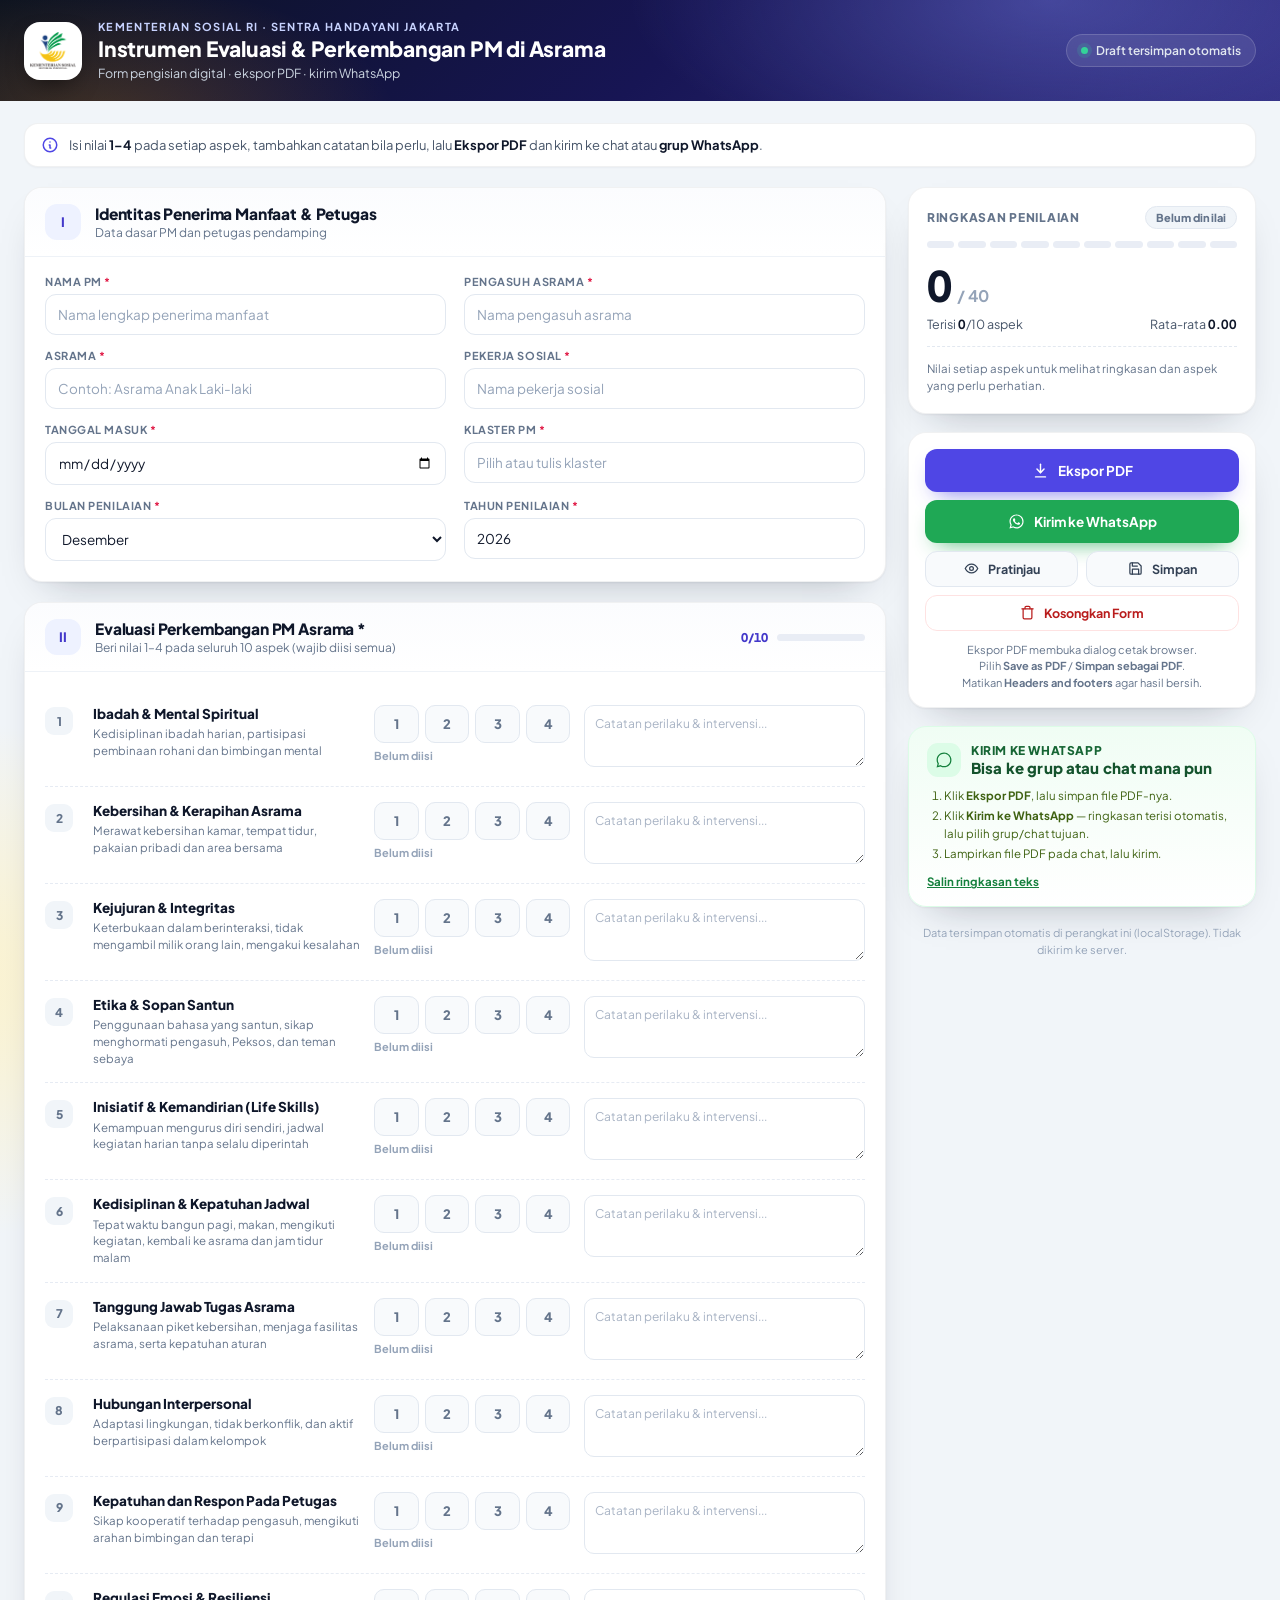
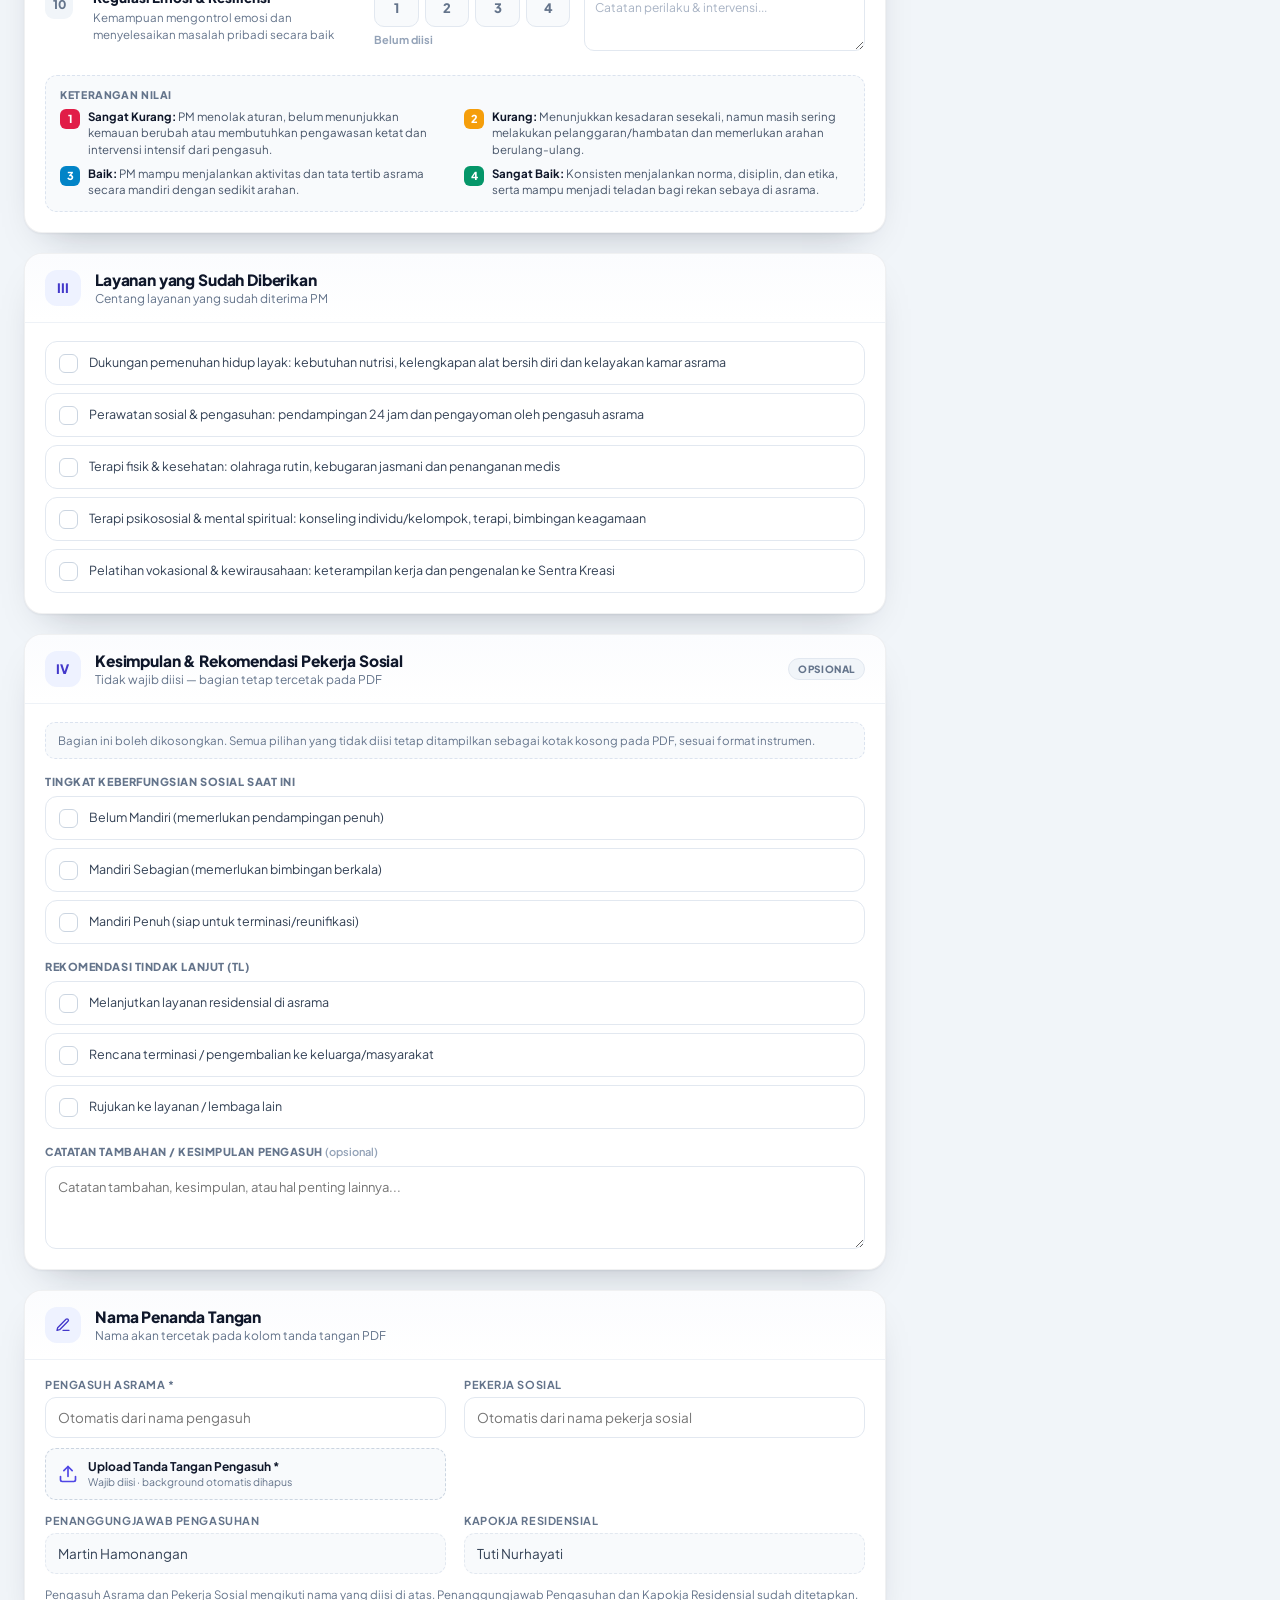
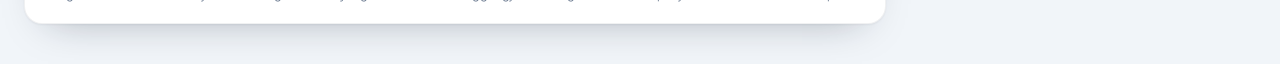
<file: index.html>
<!DOCTYPE html>
<html lang="id">
<head>
    <meta charset="UTF-8">
    <meta name="viewport" content="width=device-width, initial-scale=1.0">
    <meta http-equiv="refresh" content="0; url=form-instrumen.html">
    <title>Instrumen Perkembangan PM di Asrama</title>
    <style>
        body{margin:0;min-height:100vh;display:flex;align-items:center;justify-content:center;background:#0f172a;font-family:system-ui,-apple-system,"Segoe UI",sans-serif;color:#0f172a}
        .box{text-align:center;padding:36px 32px;background:#fff;border-radius:18px;box-shadow:0 24px 60px -24px rgba(0,0,0,.6);max-width:340px}
        .badge{width:56px;height:56px;margin:0 auto 16px;border-radius:16px;background:#eef2ff;color:#4338ca;font-weight:800;font-size:15px;display:flex;align-items:center;justify-content:center;letter-spacing:.02em}
        .box h1{font-size:17px;margin:0 0 6px;line-height:1.3}
        .box p{font-size:12.5px;color:#64748b;margin:0 0 18px}
        .box a{display:inline-block;padding:10px 22px;border-radius:10px;background:#4f46e5;color:#fff;text-decoration:none;font-weight:700;font-size:13px}
    </style>
</head>
<body>
    <div class="box">
        <div class="badge" aria-hidden="true">KS</div>
        <h1>Instrumen Perkembangan PM di Asrama</h1>
        <p>Mengalihkan ke halaman formulir&hellip;</p>
        <a href="form-instrumen.html">Buka Formulir</a>
    </div>
    <script>window.location.replace('form-instrumen.html');</script>
</body>
</html>
</file>
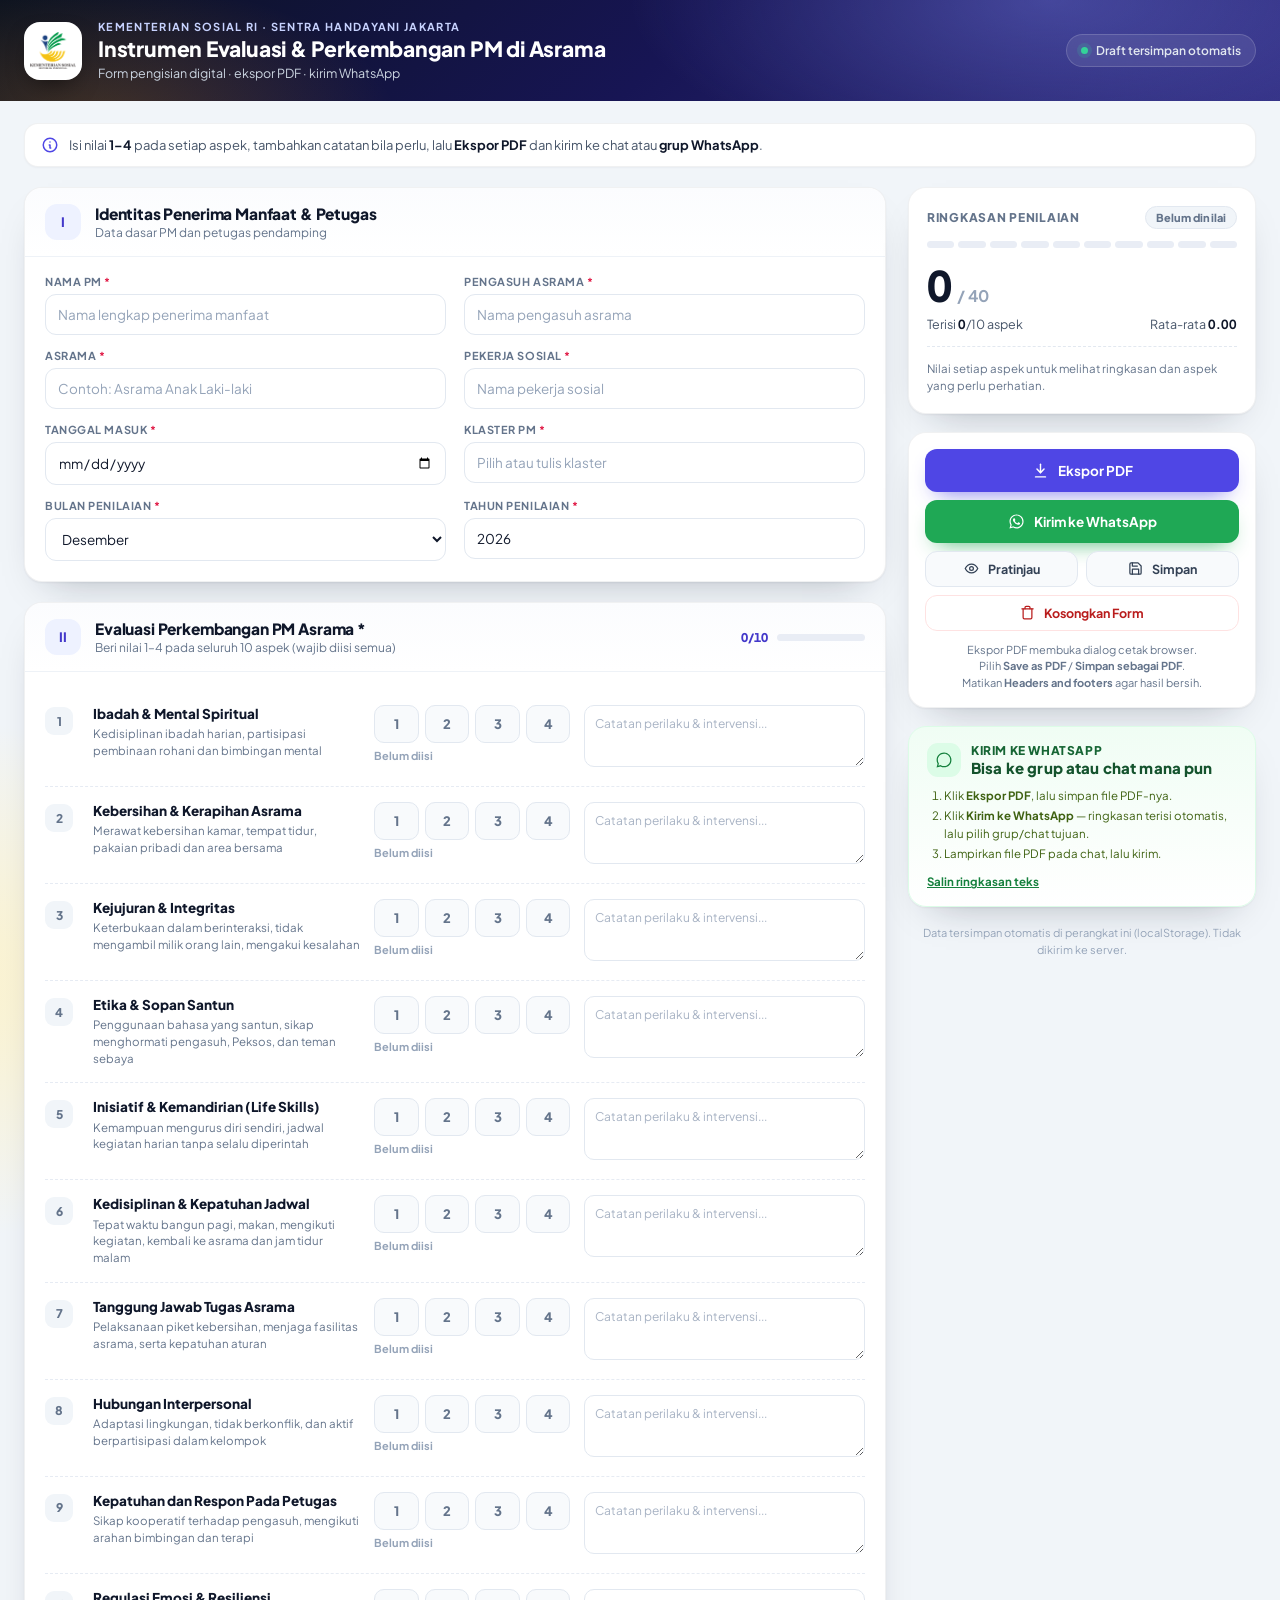
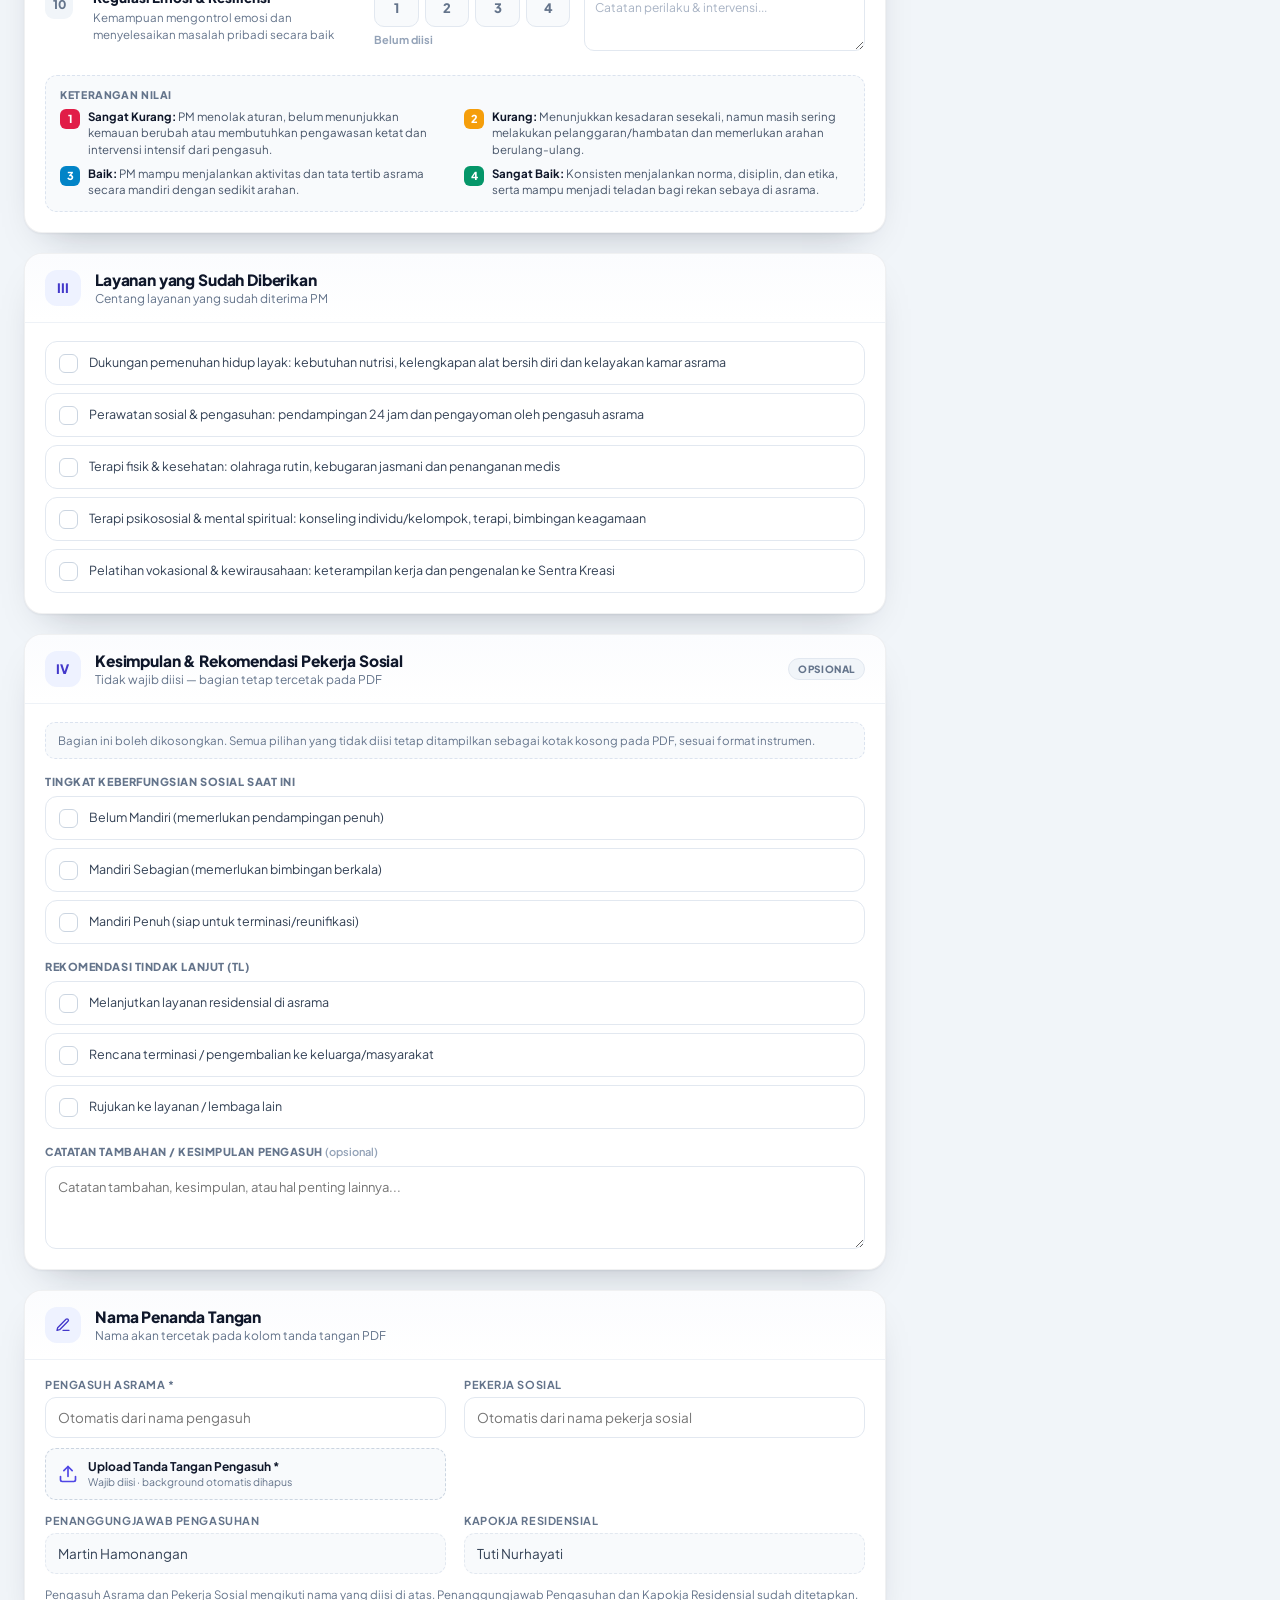
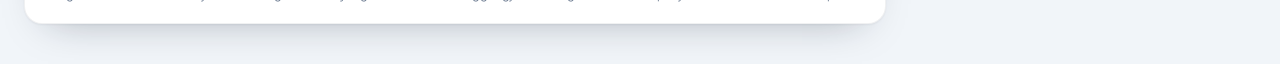
<file: form-instrumen.html>
<!DOCTYPE html>
<html lang="id">
<head>
<meta charset="UTF-8">
<meta name="viewport" content="width=device-width, initial-scale=1.0">
<meta name="color-scheme" content="light">
<title>Form Instrumen Perkembangan PM - Sentra Handayani</title>
<link rel="icon" href="[data-uri]">
<link rel="preconnect" href="https://fonts.googleapis.com">
<link rel="preconnect" href="https://fonts.gstatic.com" crossorigin>
<link href="https://fonts.googleapis.com/css2?family=Plus+Jakarta+Sans:wght@400;500;600;700;800&display=swap" rel="stylesheet">
    <link rel="stylesheet" href="style.css">
</head>
<body>

<header class="site-head">
  <div class="head-inner">
    <div class="brand">
      <div class="brand-logo">
        <img id="brand-logo-img" src="[data-uri]" alt="Logo Kementerian Sosial" onerror="this.closest('.brand-logo').classList.add('is-fallback')">
      </div>
      <div>
        <p class="brand-kicker">Kementerian Sosial RI &middot; Sentra Handayani Jakarta</p>
        <h1>Instrumen Evaluasi &amp; Perkembangan PM di Asrama</h1>
        <p class="brand-sub">Form pengisian digital &middot; ekspor PDF &middot; kirim WhatsApp</p>
      </div>
    </div>
    <div class="head-status">
      <span class="status-dot" id="status-dot"></span>
      <span id="save-status">Draft tersimpan otomatis</span>
    </div>
  </div>
</header>

<main class="app-main">
  <div class="hint-bar">
    <svg width="18" height="18" viewBox="0 0 24 24" fill="none" stroke="currentColor" stroke-width="2" stroke-linecap="round" stroke-linejoin="round"><circle cx="12" cy="12" r="9"/><path d="M12 8h.01M11 12h1v4h1"/></svg>
    <span>Isi nilai <b>1&ndash;4</b> pada setiap aspek, tambahkan catatan bila perlu, lalu <b>Ekspor PDF</b> dan kirim ke chat atau <b>grup WhatsApp</b>.</span>
  </div>

  <div class="layout">
    <div class="form-col">

      <!-- I. IDENTITAS -->
      <section class="card">
        <div class="card-head">
          <span class="step">I</span>
          <div>
            <h2>Identitas Penerima Manfaat &amp; Petugas</h2>
            <p>Data dasar PM dan petugas pendamping</p>
          </div>
        </div>
        <div class="card-body">
          <div class="grid-2">
            <div class="field">
              <label for="in-nama">Nama PM <span class="req">*</span></label>
              <input id="in-nama" type="text" placeholder="Nama lengkap penerima manfaat" autocomplete="off" required>
            </div>
            <div class="field">
              <label for="in-pengasuh">Pengasuh Asrama <span class="req">*</span></label>
              <input id="in-pengasuh" type="text" placeholder="Nama pengasuh asrama" autocomplete="off" required>
            </div>
            <div class="field">
              <label for="in-asrama">Asrama <span class="req">*</span></label>
              <input id="in-asrama" type="text" placeholder="Contoh: Asrama Anak Laki-laki" autocomplete="off" required>
            </div>
            <div class="field">
              <label for="in-peksos">Pekerja Sosial <span class="req">*</span></label>
              <input id="in-peksos" type="text" placeholder="Nama pekerja sosial" autocomplete="off" required>
            </div>
            <div class="field">
              <label for="in-masuk">Tanggal Masuk <span class="req">*</span></label>
              <input id="in-masuk" type="date" required>
            </div>
            <div class="field">
              <label for="in-klaster">Klaster PM <span class="req">*</span></label>
              <input id="in-klaster" type="text" list="klaster-list" placeholder="Pilih atau tulis klaster" autocomplete="off" required>
              <datalist id="klaster-list">
                <option value="ABH"></option>
                <option value="Korban Ekstrimisme"></option>
                <option value="SKB"></option>
                <option value="Korban Penyalahgunaan NAPZA"></option>
                <option value="ODHIV"></option>
                <option value="Kelompok Rentan"></option>
                <option value="Korban Kekerasan Seksual"></option>
                <option value="Anak Tidak Terdokumentasi"></option>
                <option value="Korban Bullying"></option>
                <option value="True Crime Community"></option>
                <option value="TPPO"></option>
                <option value="Lanjut Usia"></option>
              </datalist>
            </div>
            <div class="field">
              <label for="in-bulan">Bulan Penilaian <span class="req">*</span></label>
              <select id="in-bulan" required>
                <option value="">-- Pilih Bulan --</option>
                <option value="Januari">Januari</option>
                <option value="Februari">Februari</option>
                <option value="Maret">Maret</option>
                <option value="April">April</option>
                <option value="Mei">Mei</option>
                <option value="Juni">Juni</option>
                <option value="Juli">Juli</option>
                <option value="Agustus">Agustus</option>
                <option value="September">September</option>
                <option value="Oktober">Oktober</option>
                <option value="November">November</option>
                <option value="Desember">Desember</option>
              </select>
            </div>
            <div class="field">
              <label for="in-tahun">Tahun Penilaian <span class="req">*</span></label>
              <input id="in-tahun" type="number" min="2020" max="2100" placeholder="Contoh: 2026" required>
            </div>
          </div>
        </div>
      </section>

      <!-- II. EVALUASI -->
      <section class="card">
        <div class="card-head">
          <span class="step">II</span>
          <div>
            <h2>Evaluasi Perkembangan PM Asrama <span class="req">*</span></h2>
            <p>Beri nilai 1&ndash;4 pada seluruh 10 aspek (wajib diisi semua)</p>
          </div>
          <div class="mini-progress">
            <span id="mini-text">0/10</span>
            <div class="mini-bar"><i id="mini-bar"></i></div>
          </div>
        </div>
        <div class="card-body">
          <div class="indicators" id="indicator-list"></div>
          <div class="legend" id="legend"></div>
        </div>
      </section>

      <!-- III. LAYANAN -->
      <section class="card">
        <div class="card-head">
          <span class="step">III</span>
          <div>
            <h2>Layanan yang Sudah Diberikan</h2>
            <p>Centang layanan yang sudah diterima PM</p>
          </div>
        </div>
        <div class="card-body">
          <div class="check-list" id="layanan-list"></div>
        </div>
      </section>

      <!-- IV. KESIMPULAN -->
      <section class="card">
        <div class="card-head">
          <span class="step">IV</span>
          <div>
            <h2>Kesimpulan &amp; Rekomendasi Pekerja Sosial</h2>
            <p>Tidak wajib diisi &mdash; bagian tetap tercetak pada PDF</p>
          </div>
          <span class="opt-badge">Opsional</span>
        </div>
        <div class="card-body">
          <p class="optional-note">Bagian ini boleh dikosongkan. Semua pilihan yang tidak diisi tetap ditampilkan sebagai kotak kosong pada PDF, sesuai format instrumen.</p>

          <p class="sub-head">Tingkat Keberfungsian Sosial saat ini</p>
          <div class="radio-list" id="keberfungsian-list"></div>

          <p class="sub-head">Rekomendasi tindak lanjut (TL)</p>
          <div class="radio-list" id="tindak-lanjut-list"></div>

          <p class="sub-head">Catatan tambahan / kesimpulan pengasuh <span style="font-weight:600;text-transform:none;letter-spacing:0;color:#94a3b8">(opsional)</span></p>
          <div class="field">
            <textarea id="in-catatan" rows="3" placeholder="Catatan tambahan, kesimpulan, atau hal penting lainnya..."
              style="width:100%;border:1px solid var(--line);border-radius:11px;padding:11px 12px;font-family:inherit;font-size:13px;line-height:1.5;resize:vertical;color:var(--ink)"></textarea>
          </div>
        </div>
      </section>

      <!-- TANDA TANGAN -->
      <section class="card">
        <div class="card-head">
          <span class="step">
            <svg width="16" height="16" viewBox="0 0 24 24" fill="none" stroke="currentColor" stroke-width="2" stroke-linecap="round" stroke-linejoin="round"><path d="M12 20h9"/><path d="M16.5 3.5a2.1 2.1 0 0 1 3 3L7 19l-4 1 1-4Z"/></svg>
          </span>
          <div>
            <h2>Nama Penanda Tangan</h2>
            <p>Nama akan tercetak pada kolom tanda tangan PDF</p>
          </div>
        </div>
        <div class="card-body">
          <div class="sign-grid">
            <div class="sign-field">
              <label for="ttd-pengasuh">Pengasuh Asrama <span class="req">*</span></label>
              <input id="ttd-pengasuh" type="text" placeholder="Otomatis dari nama pengasuh" autocomplete="off" required>
              
              <div class="ttd-uploader" id="ttd-pengasuh-uploader">
                <!-- Dropzone saat belum ada TTD -->
                <div class="ttd-dropzone" id="ttd-dropzone" role="button" tabindex="0" title="Klik atau seret foto tanda tangan ke sini">
                  <input type="file" id="in-ttd-file" accept="image/*" class="ttd-file-input" aria-label="Upload foto tanda tangan">
                  <div class="ttd-dropzone-inner">
                    <svg class="ttd-dropzone-icon" width="20" height="20" viewBox="0 0 24 24" fill="none" stroke="currentColor" stroke-width="2" stroke-linecap="round" stroke-linejoin="round">
                      <path d="M21 15v4a2 2 0 0 1-2 2H5a2 2 0 0 1-2-2v-4"/>
                      <polyline points="17 8 12 3 7 8"/>
                      <line x1="12" y1="3" x2="12" y2="15"/>
                    </svg>
                    <div class="ttd-dropzone-text">
                      <span class="ttd-dropzone-title">Upload Tanda Tangan Pengasuh <span class="req">*</span></span>
                      <span class="ttd-dropzone-desc">Wajib diisi &middot; background otomatis dihapus</span>
                    </div>
                  </div>
                </div>

                <!-- Preview saat sudah ada TTD -->
                <div class="ttd-preview-card" id="ttd-preview-card" style="display:none">
                  <div class="ttd-preview-thumb">
                    <img id="ttd-preview-img" alt="Pratinjau Tanda Tangan Pengasuh">
                  </div>
                  <div class="ttd-preview-meta">
                    <span class="ttd-status-pill">
                      <svg width="12" height="12" viewBox="0 0 24 24" fill="none" stroke="currentColor" stroke-width="3"><polyline points="20 6 9 17 4 12"/></svg>
                      Background Terhapus
                    </span>
                    <div class="ttd-preview-actions">
                      <button type="button" class="btn-ttd-action" id="btn-reupload-ttd" title="Ganti foto tanda tangan">Ganti</button>
                      <button type="button" class="btn-ttd-action btn-ttd-del" id="btn-remove-ttd" title="Hapus tanda tangan">Hapus</button>
                    </div>
                  </div>
                </div>
              </div>
            </div>
            <div class="sign-field">
              <label for="ttd-peksos">Pekerja Sosial</label>
              <input id="ttd-peksos" type="text" placeholder="Otomatis dari nama pekerja sosial" autocomplete="off">
            </div>
            <div class="sign-field">
              <label for="ttd-penanggung">Penanggungjawab Pengasuhan</label>
              <input id="ttd-penanggung" type="text" value="Martin Hamonangan" readonly title="Nama tetap">
            </div>
            <div class="sign-field">
              <label for="ttd-kapokja">Kapokja Residensial</label>
              <input id="ttd-kapokja" type="text" value="Tuti Nurhayati" readonly title="Nama tetap">
            </div>
          </div>
          <p class="sign-hint">Pengasuh Asrama dan Pekerja Sosial mengikuti nama yang diisi di atas. Penanggungjawab Pengasuhan dan Kapokja Residensial sudah ditetapkan.</p>
        </div>
      </section>

    </div>

    <!-- SIDEBAR -->
    <aside class="side-col">
      <section class="card score-card">
        <div class="score-top">
          <h3>Ringkasan Penilaian</h3>
          <span class="badge" id="predikat-badge">Belum dinilai</span>
        </div>
        <div class="segments" id="segments"></div>
        <div class="score-main"><strong id="total-score">0</strong><span>/ 40</span></div>
        <div class="score-sub">
          <span>Terisi <b id="filled-count">0</b>/10 aspek</span>
          <span>Rata-rata <b id="avg-score">0.00</b></span>
        </div>
        <div class="low-box" id="low-box">Nilai setiap aspek untuk melihat ringkasan dan aspek yang perlu perhatian.</div>
      </section>

      <section class="card actions-card">
        <button type="button" class="btn btn-primary" id="btn-export">
          <svg width="17" height="17" viewBox="0 0 24 24" fill="none" stroke="currentColor" stroke-width="2" stroke-linecap="round" stroke-linejoin="round"><path d="M12 3v12"/><path d="m7 10 5 5 5-5"/><path d="M5 21h14"/></svg>
          Ekspor PDF
        </button>
        <button type="button" class="btn btn-wa" id="btn-wa" style="margin-top:8px">
          <svg width="17" height="17" viewBox="0 0 24 24" fill="currentColor"><path d="M12.04 2c-5.46 0-9.91 4.45-9.91 9.91 0 1.75.46 3.45 1.32 4.95L2.05 22l5.25-1.38a9.9 9.9 0 0 0 4.74 1.21h.01c5.46 0 9.91-4.45 9.91-9.91 0-2.65-1.03-5.14-2.9-7.01A9.82 9.82 0 0 0 12.04 2Zm0 18.15h-.01a8.2 8.2 0 0 1-4.19-1.15l-.3-.18-3.12.82.83-3.04-.19-.31a8.23 8.23 0 0 1-1.26-4.38c0-4.54 3.7-8.24 8.25-8.24 2.2 0 4.27.86 5.82 2.42a8.18 8.18 0 0 1 2.41 5.83c0 4.54-3.7 8.23-8.24 8.23Zm4.52-6.16c-.25-.12-1.47-.72-1.69-.81-.23-.08-.39-.12-.56.13-.16.24-.64.81-.79.97-.14.17-.29.19-.54.06-.25-.12-1.05-.39-1.99-1.23-.74-.66-1.23-1.47-1.38-1.72-.14-.25-.01-.38.11-.5.11-.11.25-.29.37-.43.12-.14.16-.25.25-.41.08-.17.04-.31-.02-.43-.06-.12-.56-1.34-.76-1.84-.2-.48-.4-.42-.56-.43h-.48c-.17 0-.43.06-.66.31-.23.25-.86.85-.86 2.07 0 1.22.89 2.4 1.01 2.56.12.17 1.75 2.67 4.23 3.74.59.26 1.05.41 1.41.52.59.19 1.13.16 1.56.1.48-.07 1.47-.6 1.67-1.18.21-.58.21-1.08.14-1.18-.06-.11-.22-.17-.47-.29Z"/></svg>
          Kirim ke WhatsApp
        </button>
        <div class="btn-row">
          <button type="button" class="btn btn-soft btn-sm" id="btn-preview">
            <svg width="15" height="15" viewBox="0 0 24 24" fill="none" stroke="currentColor" stroke-width="2" stroke-linecap="round" stroke-linejoin="round"><path d="M2 12s3.5-7 10-7 10 7 10 7-3.5 7-10 7S2 12 2 12Z"/><circle cx="12" cy="12" r="3"/></svg>
            Pratinjau
          </button>
          <button type="button" class="btn btn-soft btn-sm" id="btn-save">
            <svg width="15" height="15" viewBox="0 0 24 24" fill="none" stroke="currentColor" stroke-width="2" stroke-linecap="round" stroke-linejoin="round"><path d="M19 21H5a2 2 0 0 1-2-2V5a2 2 0 0 1 2-2h11l5 5v11a2 2 0 0 1-2 2Z"/><path d="M17 21v-8H7v8M7 3v5h8"/></svg>
            Simpan
          </button>
        </div>
        <button type="button" class="btn btn-soft btn-sm btn-danger" id="btn-reset" style="margin-top:8px">
          <svg width="15" height="15" viewBox="0 0 24 24" fill="none" stroke="currentColor" stroke-width="2" stroke-linecap="round" stroke-linejoin="round"><path d="M3 6h18"/><path d="M19 6v14a2 2 0 0 1-2 2H7a2 2 0 0 1-2-2V6"/><path d="M8 6V4a2 2 0 0 1 2-2h4a2 2 0 0 1 2 2v2"/></svg>
          Kosongkan Form
        </button>
        <p class="action-note">Ekspor PDF membuka dialog cetak browser.<br>Pilih <b>Save as PDF</b> / <b>Simpan sebagai PDF</b>.<br>Matikan <b>Headers and footers</b> agar hasil bersih.</p>
      </section>

      <section class="card wa-card">
        <div class="wa-head">
          <div class="wa-ico">
            <svg width="18" height="18" viewBox="0 0 24 24" fill="currentColor"><path d="M12.04 2c-5.46 0-9.91 4.45-9.91 9.91 0 1.75.46 3.45 1.32 4.95L2.05 22l5.25-1.38a9.9 9.9 0 0 0 4.74 1.21h.01c5.46 0 9.91-4.45 9.91-9.91 0-2.65-1.03-5.14-2.9-7.01A9.82 9.82 0 0 0 12.04 2Zm0 18.15h-.01a8.2 8.2 0 0 1-4.19-1.15l-.3-.18-3.12.82.83-3.04-.19-.31a8.23 8.23 0 0 1-1.26-4.38c0-4.54 3.7-8.24 8.25-8.24 2.2 0 4.27.86 5.82 2.42a8.18 8.18 0 0 1 2.41 5.83c0 4.54-3.7 8.23-8.24 8.23Z"/></svg>
          </div>
          <div>
            <h3>Kirim ke WhatsApp</h3>
            <p class="wa-number">Bisa ke grup atau chat mana pun</p>
          </div>
        </div>
        <ol class="wa-steps">
          <li>Klik <b>Ekspor PDF</b>, lalu simpan file PDF-nya.</li>
          <li>Klik <b>Kirim ke WhatsApp</b> &mdash; ringkasan terisi otomatis, lalu pilih grup/chat tujuan.</li>
          <li>Lampirkan file PDF pada chat, lalu kirim.</li>
        </ol>
        <button type="button" class="link-copy" id="btn-copy">Salin ringkasan teks</button>
      </section>

      <p class="foot-note">Data tersimpan otomatis di perangkat ini (localStorage). Tidak dikirim ke server.</p>
    </aside>
  </div>
</main>

<div class="mobile-bar">
  <div class="inner">
    <button type="button" class="btn btn-primary" id="m-btn-export">
      <svg width="16" height="16" viewBox="0 0 24 24" fill="none" stroke="currentColor" stroke-width="2" stroke-linecap="round" stroke-linejoin="round"><path d="M12 3v12"/><path d="m7 10 5 5 5-5"/><path d="M5 21h14"/></svg>
      Ekspor PDF
    </button>
    <button type="button" class="btn btn-wa" id="m-btn-wa">
      <svg width="16" height="16" viewBox="0 0 24 24" fill="currentColor"><path d="M12.04 2c-5.46 0-9.91 4.45-9.91 9.91 0 1.75.46 3.45 1.32 4.95L2.05 22l5.25-1.38a9.9 9.9 0 0 0 4.74 1.21h.01c5.46 0 9.91-4.45 9.91-9.91 0-2.65-1.03-5.14-2.9-7.01A9.82 9.82 0 0 0 12.04 2Zm0 18.15h-.01a8.2 8.2 0 0 1-4.19-1.15l-.3-.18-3.12.82.83-3.04-.19-.31a8.23 8.23 0 0 1-1.26-4.38c0-4.54 3.7-8.24 8.25-8.24 2.2 0 4.27.86 5.82 2.42a8.18 8.18 0 0 1 2.41 5.83c0 4.54-3.7 8.23-8.24 8.23Z"/></svg>
      WhatsApp
    </button>
  </div>
</div>

<!-- PREVIEW -->
<div class="modal" id="preview-modal" hidden>
  <div class="modal-box preview-box">
    <div class="preview-head">
      <div>
        <h2>Pratinjau PDF</h2>
        <p>Tampilan A4 &mdash; sama dengan hasil ekspor</p>
      </div>
      <button type="button" class="icon-btn" id="preview-close" aria-label="Tutup pratinjau">
        <svg width="17" height="17" viewBox="0 0 24 24" fill="none" stroke="currentColor" stroke-width="2" stroke-linecap="round"><path d="M18 6 6 18M6 6l12 12"/></svg>
      </button>
    </div>
    <div class="preview-body" id="preview-body"></div>
    <div class="preview-foot">
      <button type="button" class="btn btn-soft" id="preview-cancel">Tutup</button>
      <button type="button" class="btn btn-primary" id="preview-export">
        <svg width="16" height="16" viewBox="0 0 24 24" fill="none" stroke="currentColor" stroke-width="2" stroke-linecap="round" stroke-linejoin="round"><path d="M12 3v12"/><path d="m7 10 5 5 5-5"/><path d="M5 21h14"/></svg>
        Ekspor PDF
      </button>
    </div>
  </div>
</div>

<!-- CONFIRM -->
<div class="modal" id="confirm-modal" hidden>
  <div class="modal-box">
    <h3 class="modal-title" id="confirm-title">Konfirmasi</h3>
    <p class="modal-msg" id="confirm-msg"></p>
    <div class="modal-actions" id="confirm-actions">
      <button type="button" class="btn btn-soft" id="confirm-cancel">Batal</button>
      <button type="button" class="btn btn-primary" id="confirm-ok">Lanjut</button>
    </div>
  </div>
</div>

<div class="toast" id="toast" role="status" aria-live="polite">
  <span id="toast-msg"></span>
  <button type="button" class="toast-action" id="toast-action" hidden></button>
</div>

<!-- AREA CETAK / PDF -->
<div id="print-sheet" aria-hidden="true"></div>

    <script src="app.js"></script>
</body>
</html>
</file>
<file: style.css>
:root{
  --bg:#f1f5f9;
  --card:#ffffff;
  --ink:#0f172a;
  --muted:#64748b;
  --line:#e2e8f0;
  --brand:#4338ca;
  --brand-600:#4f46e5;
  --brand-700:#4338ca;
  --brand-50:#eef2ff;
  --gold:#f59e0b;
  --green:#16a34a;
  --green-600:#15803d;
  --r1:#e11d48;
  --r2:#f59e0b;
  --r3:#0284c7;
  --r4:#059669;
  --radius:18px;
  --shadow:0 1px 2px rgba(15,23,42,.05), 0 18px 40px -24px rgba(15,23,42,.35);
}
*{box-sizing:border-box}
html,body{margin:0}
body{
  font-family:'Plus Jakarta Sans', ui-sans-serif, system-ui, -apple-system, 'Segoe UI', Roboto, Arial, sans-serif;
  color:var(--ink);
  background:
    radial-gradient(1100px 520px at 100% -10%, #e0e7ff 0%, rgba(224,231,255,0) 62%),
    radial-gradient(900px 480px at -10% 30%, #fef3c7 0%, rgba(254,243,199,0) 55%),
    var(--bg);
  min-height:100vh;
  -webkit-font-smoothing:antialiased;
}
button{font-family:inherit}
a{color:inherit}
body.modal-open{overflow:hidden}

/* ---------- HEADER ---------- */
.site-head{
  background:linear-gradient(135deg,#0b1220 0%,#171554 52%,#312e81 100%);
  color:#fff;
  position:relative;
  overflow:hidden;
}
.site-head::after{
  content:"";
  position:absolute; inset:0;
  background:
    radial-gradient(600px 240px at 82% 0%, rgba(129,140,248,.35), transparent 70%),
    radial-gradient(420px 200px at 8% 120%, rgba(245,158,11,.22), transparent 70%);
  pointer-events:none;
}
.head-inner{
  position:relative; z-index:1;
  max-width:1400px; margin:0 auto;
  padding:20px 24px;
  display:flex; align-items:center; gap:18px; flex-wrap:wrap;
}
.brand{display:flex; align-items:center; gap:16px; min-width:0; flex:1}
.brand-logo{
  flex:none; width:58px; height:58px; border-radius:16px;
  background:#fff; display:flex; align-items:center; justify-content:center;
  box-shadow:0 10px 24px -10px rgba(0,0,0,.65);
  padding:6px;
}
.brand-logo img{max-width:100%; max-height:100%; object-fit:contain; display:block}
.brand-logo.is-fallback img{display:none}
.brand-logo.is-fallback::after{content:'KS'; font-weight:800; font-size:15px; letter-spacing:.04em; color:#0f172a}
.brand-kicker{
  margin:0 0 3px; font-size:11px; font-weight:700; letter-spacing:.12em;
  text-transform:uppercase; color:#c7d2fe;
}
.brand h1{
  margin:0; font-size:21px; line-height:1.2; font-weight:800; letter-spacing:-.01em;
}
.brand-sub{margin:4px 0 0; font-size:12.5px; color:#cbd5e1}
.head-status{
  display:flex; align-items:center; gap:8px;
  padding:8px 14px; border-radius:999px;
  background:rgba(255,255,255,.09);
  border:1px solid rgba(255,255,255,.16);
  font-size:12px; font-weight:600; color:#e2e8f0;
  backdrop-filter:blur(6px);
  white-space:nowrap;
}
.status-dot{width:7px;height:7px;border-radius:50%;background:#34d399;box-shadow:0 0 0 4px rgba(52,211,153,.16)}
.status-dot.is-saving{background:#fbbf24;box-shadow:0 0 0 4px rgba(251,191,36,.16)}

/* ---------- LAYOUT ---------- */
.app-main{max-width:1400px;margin:0 auto;padding:22px 24px 40px}
.hint-bar{
  display:flex; align-items:center; gap:10px;
  background:#fff; border:1px solid rgba(15,23,42,.06);
  border-radius:14px; padding:12px 16px; margin-bottom:20px;
  box-shadow:0 1px 2px rgba(15,23,42,.04);
  font-size:13px; color:#475569;
}
.hint-bar svg{flex:none; color:var(--brand-600)}
.hint-bar b{color:var(--ink)}
.layout{
  display:grid;
  grid-template-columns:minmax(0,1fr) 348px;
  gap:22px;
  align-items:start;
}
.form-col{display:flex; flex-direction:column; gap:20px; min-width:0}
.side-col{display:flex; flex-direction:column; gap:18px; position:sticky; top:20px}

/* ---------- CARDS ---------- */
.card{
  background:var(--card);
  border:1px solid rgba(15,23,42,.06);
  border-radius:var(--radius);
  box-shadow:var(--shadow);
  overflow:hidden;
}
.card-head{
  display:flex; align-items:center; gap:14px;
  padding:16px 20px;
  border-bottom:1px solid #eef2f7;
  background:linear-gradient(180deg,#fbfcfe,#fff);
}
.step{
  flex:none; width:36px; height:36px; border-radius:12px;
  display:flex; align-items:center; justify-content:center;
  background:var(--brand-50); color:var(--brand-700);
  font-weight:800; font-size:13px; letter-spacing:.02em;
}
.card-head h2{margin:0; font-size:15.5px; font-weight:800; letter-spacing:-.01em}
.card-head p{margin:2px 0 0; font-size:12px; color:var(--muted)}
.card-body{padding:18px 20px 20px}
.mini-progress{margin-left:auto; display:flex; align-items:center; gap:9px; flex:none}
.mini-progress span{font-size:12px; font-weight:800; color:var(--brand-700); font-variant-numeric:tabular-nums}
.mini-bar{width:88px; height:7px; border-radius:999px; background:#e9edf5; overflow:hidden}
.mini-bar i{display:block; height:100%; width:0%; border-radius:999px; background:linear-gradient(90deg,#6366f1,#8b5cf6); transition:width .25s ease}

/* ---------- FIELDS ---------- */
.grid-2{display:grid; grid-template-columns:1fr 1fr; gap:14px 18px}
.field{display:flex; flex-direction:column; gap:6px; min-width:0}
.field label{font-size:11px; font-weight:700; letter-spacing:.05em; text-transform:uppercase; color:#64748b}
.field .req{color:var(--r1)}
.field input, .field select{
  width:100%; padding:11px 12px;
  border:1px solid var(--line); border-radius:11px;
  background:#fff; color:var(--ink);
  font-family:inherit; font-size:13.5px;
  transition:border-color .15s, box-shadow .15s;
}
.field input::placeholder{color:#94a3b8}
.field input:focus, .field select:focus, textarea:focus{
  outline:none; border-color:#818cf8;
  box-shadow:0 0 0 4px rgba(99,102,241,.14);
}
.field.is-invalid input, .field.is-invalid select{
  border-color:var(--r1) !important;
  box-shadow:0 0 0 4px rgba(225,29,72,.16) !important;
  background:#fffbfa;
}
.ind-row.is-invalid{
  background:#fff1f2;
  border-radius:12px;
  padding:12px 10px;
  border:1px solid #fecdd3;
  margin-bottom:6px;
  animation:shake .25s ease-in-out;
}
.ttd-dropzone.is-invalid{
  border-color:var(--r1) !important;
  background:#fff1f2 !important;
  box-shadow:0 0 0 4px rgba(225,29,72,.16) !important;
  animation:shake .25s ease-in-out;
}
@keyframes shake{
  0%, 100%{transform:translateX(0)}
  25%{transform:translateX(-4px)}
  75%{transform:translateX(4px)}
}

/* ---------- INDICATORS ---------- */
.indicators{display:flex; flex-direction:column}
.ind-row{
  display:grid;
  grid-template-columns:34px minmax(0,1fr) 196px minmax(0,1.05fr);
  gap:14px;
  padding:15px 0;
  border-bottom:1px dashed #e6ebf3;
}
.ind-row:last-child{border-bottom:none; padding-bottom:4px}
.ind-no{
  width:28px; height:28px; border-radius:9px;
  display:flex; align-items:center; justify-content:center;
  background:#f1f5f9; color:#64748b; font-weight:800; font-size:12px;
  margin-top:2px;
}
.ind-row.is-scored .ind-no{background:var(--brand-50); color:var(--brand-700)}
.ind-name{margin:0; font-size:13.5px; font-weight:800; line-height:1.35}
.ind-desc{margin:3px 0 0; font-size:11.5px; line-height:1.45; color:var(--muted)}
.ind-score{display:flex; flex-direction:column; gap:6px; min-width:0}
.rating{display:flex; gap:6px}
.rating label{position:relative; flex:1; cursor:pointer; min-width:0}
.rating input{position:absolute; opacity:0; width:1px; height:1px; pointer-events:none}
.rating span{
  display:flex; align-items:center; justify-content:center;
  height:38px; border-radius:10px;
  border:1px solid var(--line); background:#f8fafc; color:#64748b;
  font-weight:800; font-size:13px;
  transition:background .15s, border-color .15s, color .15s, transform .1s;
  user-select:none;
}
.rating label:hover span{border-color:#c7d2fe; background:var(--brand-50); color:var(--brand-700)}
.rating input:focus-visible + span{outline:2px solid #6366f1; outline-offset:2px}
.rating label:active span{transform:scale(.97)}
.rating label[data-value="1"] input:checked + span{background:var(--r1); border-color:var(--r1); color:#fff}
.rating label[data-value="2"] input:checked + span{background:var(--r2); border-color:var(--r2); color:#fff}
.rating label[data-value="3"] input:checked + span{background:var(--r3); border-color:var(--r3); color:#fff}
.rating label[data-value="4"] input:checked + span{background:var(--r4); border-color:var(--r4); color:#fff}
.score-txt{font-size:11px; font-weight:700; color:#94a3b8; min-height:15px}
.score-txt.is-scored{color:#475569}
.ind-note textarea{
  width:100%; min-height:62px; resize:vertical;
  border:1px solid var(--line); border-radius:10px;
  padding:9px 10px; font-family:inherit; font-size:12px; line-height:1.45;
  color:var(--ink); background:#fff;
  transition:border-color .15s, box-shadow .15s;
}
.ind-note textarea::placeholder{color:#a8b3c4}

/* ---------- LEGEND ---------- */
.legend{
  margin-top:16px; padding:12px 14px;
  background:#f8fafc; border:1px dashed #dbe3ef; border-radius:12px;
  display:grid; grid-template-columns:1fr 1fr; gap:7px 18px;
}
.legend-title{
  grid-column:1 / -1; font-size:10.5px; font-weight:800; letter-spacing:.06em;
  text-transform:uppercase; color:#64748b; margin-bottom:1px;
}
.legend-item{display:flex; gap:8px; align-items:flex-start; font-size:11.5px; line-height:1.45; color:#475569}
.legend-num{
  flex:none; width:20px; height:20px; border-radius:6px;
  display:flex; align-items:center; justify-content:center;
  font-size:11px; font-weight:800; color:#fff;
}
.legend-item b{color:var(--ink)}
.ln1{background:var(--r1)} .ln2{background:var(--r2)} .ln3{background:var(--r3)} .ln4{background:var(--r4)}

/* ---------- CHECK LISTS ---------- */
.check-list{display:flex; flex-direction:column; gap:8px}
.check-item{
  display:flex; align-items:flex-start; gap:11px;
  padding:11px 13px; border:1px solid var(--line); border-radius:12px;
  background:#fff; cursor:pointer; transition:border-color .15s, background .15s, box-shadow .15s;
}
.check-item:hover{border-color:#c7d2fe; background:#fbfbff}
.check-item input{
  appearance:none; -webkit-appearance:none;
  flex:none; width:19px; height:19px; margin:1px 0 0;
  border:1.5px solid #cbd5e1; border-radius:6px; background:#fff;
  cursor:pointer; transition:.15s; position:relative;
}
.check-item input:checked{background:var(--brand-600); border-color:var(--brand-600)}
.check-item input:checked::after{
  content:""; position:absolute; left:5.5px; top:2px;
  width:4px; height:9px; border:solid #fff; border-width:0 2px 2px 0;
  transform:rotate(45deg);
}
.check-item input:focus-visible{outline:2px solid #6366f1; outline-offset:2px}
.check-item span{font-size:12.5px; line-height:1.45; color:#334155}
.check-item:has(input:checked){border-color:#c7d2fe; background:#f5f5ff}
.radio-list{display:grid; grid-template-columns:1fr; gap:8px}
.sub-head{
  margin:16px 0 8px; font-size:11px; font-weight:800; letter-spacing:.05em;
  text-transform:uppercase; color:#64748b;
}
.sub-head:first-child{margin-top:0}
.opt-badge{
  margin-left:auto; flex:none;
  padding:4px 9px; border-radius:999px;
  background:#f1f5f9; color:#64748b; border:1px solid #e2e8f0;
  font-size:10px; font-weight:800; letter-spacing:.06em; text-transform:uppercase;
}
.optional-note{
  margin:0 0 14px; padding:9px 12px;
  background:#f8fafc; border:1px dashed #dbe3ef; border-radius:10px;
  font-size:11.5px; line-height:1.5; color:#64748b;
}

/* ---------- SIGNATURES ---------- */
.sign-grid{display:grid; grid-template-columns:1fr 1fr; gap:14px 18px}
.sign-field{display:flex; flex-direction:column; gap:6px}
.sign-field label{font-size:11px; font-weight:700; letter-spacing:.05em; text-transform:uppercase; color:#64748b}
.sign-field input{
  width:100%; padding:11px 12px; border:1px solid var(--line); border-radius:11px;
  font-family:inherit; font-size:13.5px; background:#fff;
}
.sign-field input:focus{outline:none; border-color:#818cf8; box-shadow:0 0 0 4px rgba(99,102,241,.14)}
.sign-field input[readonly]{background:#f8fafc; color:#334155; cursor:not-allowed; border-style:dashed}
.sign-hint{margin:12px 0 0; font-size:11.5px; color:var(--muted); line-height:1.5}

/* Uploader Tanda Tangan */
.ttd-uploader{margin-top:4px}
.ttd-dropzone{
  position:relative;
  border:1.5px dashed #cbd5e1;
  border-radius:11px;
  padding:10px 12px;
  background:#f8fafc;
  cursor:pointer;
  outline:none;
  transition:border-color .15s, background .15s, box-shadow .15s;
}
.ttd-dropzone:hover, .ttd-dropzone.drag-over{
  border-color:var(--brand-600);
  background:var(--brand-50);
}
.ttd-dropzone:focus-visible{
  outline:2px solid #6366f1;
  outline-offset:2px;
}
.ttd-dropzone .ttd-file-input{
  position:absolute;
  inset:0;
  width:100%;
  height:100%;
  opacity:0;
  cursor:pointer;
  z-index:5;
}
.ttd-dropzone-inner{
  display:flex;
  align-items:center;
  gap:10px;
  pointer-events:none;
}
.ttd-dropzone-icon{
  flex:none;
  color:var(--brand-600);
}
.ttd-dropzone-text{
  display:flex;
  flex-direction:column;
  gap:1px;
  min-width:0;
}
.ttd-dropzone-title{
  font-size:12px;
  font-weight:700;
  color:var(--ink);
  line-height:1.3;
}
.ttd-dropzone-desc{
  font-size:10.5px;
  color:var(--muted);
  line-height:1.3;
}
.ttd-preview-card{
  display:flex;
  align-items:center;
  justify-content:space-between;
  gap:10px;
  padding:8px 10px;
  border:1px solid var(--line);
  border-radius:11px;
  background:#fff;
}
.ttd-preview-thumb{
  flex:none;
  width:110px;
  height:44px;
  border-radius:8px;
  border:1px dashed #cbd5e1;
  background-color:#f8fafc;
  background-image:
    linear-gradient(45deg, #e2e8f0 25%, transparent 25%),
    linear-gradient(-45deg, #e2e8f0 25%, transparent 25%),
    linear-gradient(45deg, transparent 75%, #e2e8f0 75%),
    linear-gradient(-45deg, transparent 75%, #e2e8f0 75%);
  background-size:10px 10px;
  background-position:0 0, 0 5px, 5px -5px, -5px 0px;
  display:flex;
  align-items:center;
  justify-content:center;
  padding:3px;
  overflow:hidden;
}
.ttd-preview-thumb img{
  max-width:100%;
  max-height:100%;
  object-fit:contain;
  display:block;
}
.ttd-preview-meta{
  display:flex;
  flex-direction:column;
  align-items:flex-end;
  gap:5px;
}
.ttd-status-pill{
  display:inline-flex;
  align-items:center;
  gap:4px;
  font-size:10px;
  font-weight:800;
  color:#15803d;
  background:#dcfce7;
  padding:2px 7px;
  border-radius:999px;
  white-space:nowrap;
}
.ttd-preview-actions{
  display:flex;
  align-items:center;
  gap:6px;
}
.btn-ttd-action{
  font-size:11.5px;
  font-weight:700;
  padding:4px 10px;
  border-radius:7px;
  border:1px solid var(--line);
  background:#f8fafc;
  color:#334155;
  cursor:pointer;
  text-decoration:none;
  user-select:none;
  position:relative;
  z-index:2;
  transition:all .15s;
}
.btn-ttd-action:hover{
  background:#f1f5f9;
  border-color:#cbd5e1;
}
.btn-ttd-del{
  color:#b91c1c;
  border-color:#fee2e2;
  background:#fff;
}
.btn-ttd-del:hover{
  background:#fef2f2;
  border-color:#fca5a5;
  color:#991b1b;
}

/* ---------- SIDEBAR ---------- */
.score-card{padding:18px}
.score-top{display:flex; align-items:center; justify-content:space-between; gap:10px; margin-bottom:12px}
.score-top h3{margin:0; font-size:12px; font-weight:800; letter-spacing:.06em; text-transform:uppercase; color:#64748b}
.segments{display:flex; gap:4px; margin-bottom:16px}
.segments i{flex:1; height:7px; border-radius:99px; background:#e9edf5; transition:background .2s}
.segments i.f1{background:var(--r1)} .segments i.f2{background:var(--r2)}
.segments i.f3{background:var(--r3)} .segments i.f4{background:var(--r4)}
.score-main{display:flex; align-items:baseline; gap:6px}
.score-main strong{font-size:42px; line-height:1; font-weight:800; letter-spacing:-.03em; font-variant-numeric:tabular-nums}
.score-main span{font-size:16px; font-weight:700; color:#94a3b8}
.score-sub{display:flex; align-items:center; justify-content:space-between; gap:10px; margin-top:10px; font-size:12.5px; color:#475569}
.score-sub b{font-variant-numeric:tabular-nums; color:var(--ink)}
.badge{
  display:inline-flex; align-items:center; gap:6px;
  padding:4px 10px; border-radius:999px;
  font-size:11px; font-weight:800; letter-spacing:.01em;
  background:#f1f5f9; color:#64748b; border:1px solid #e2e8f0;
  white-space:nowrap;
}
.badge.tone-rose{background:#fff1f2; color:#be123c; border-color:#fecdd3}
.badge.tone-amber{background:#fffbeb; color:#b45309; border-color:#fde68a}
.badge.tone-sky{background:#f0f9ff; color:#0369a1; border-color:#bae6fd}
.badge.tone-emerald{background:#ecfdf5; color:#047857; border-color:#a7f3d0}
.low-box{margin-top:14px; padding-top:13px; border-top:1px dashed #e2e8f0; font-size:11.5px; line-height:1.5; color:#64748b}
.low-box strong{color:var(--ink)}
.low-box ul{margin:6px 0 0; padding-left:16px}
.low-box li{margin:2px 0}

.actions-card{padding:16px}
.btn{
  display:flex; align-items:center; justify-content:center; gap:9px;
  width:100%; padding:12px 14px; border-radius:12px;
  font-size:13.5px; font-weight:700; cursor:pointer;
  border:1px solid transparent; background:#fff; color:var(--ink);
  transition:transform .1s, background .15s, border-color .15s, box-shadow .15s;
  text-decoration:none;
}
.btn:active{transform:translateY(1px)}
.btn svg{flex:none}
.btn-primary{background:var(--brand-600); color:#fff; box-shadow:0 10px 22px -12px rgba(79,70,229,.9)}
.btn-primary:hover{background:var(--brand-700)}
.btn-wa{background:#1fa855; color:#fff; box-shadow:0 10px 22px -12px rgba(22,163,74,.9)}
.btn-wa:hover{background:#15803d}
.btn-soft{background:#f8fafc; border-color:var(--line); color:#334155}
.btn-soft:hover{background:#f1f5f9; border-color:#cbd5e1}
.btn-row{display:grid; grid-template-columns:1fr 1fr; gap:8px; margin-top:8px}
.btn-sm{padding:9px 10px; font-size:12.5px}
.btn-danger{color:#b91c1c; background:#fff; border-color:#fee2e2}
.btn-danger:hover{background:#fef2f2; border-color:#fecaca}
.action-note{margin:11px 0 0; font-size:11px; line-height:1.5; color:var(--muted); text-align:center}

.wa-card{padding:16px 18px; background:linear-gradient(180deg,#f0fdf4,#fff); border-color:#dcfce7}
.wa-head{display:flex; align-items:center; gap:10px; margin-bottom:8px}
.wa-ico{
  flex:none; width:34px; height:34px; border-radius:11px;
  background:#dcfce7; color:#15803d; display:flex; align-items:center; justify-content:center;
}
.wa-head h3{margin:0; font-size:12px; font-weight:800; letter-spacing:.05em; text-transform:uppercase; color:#166534}
.wa-number{margin:0; font-size:15px; font-weight:800; letter-spacing:.01em; color:#14532d; font-variant-numeric:tabular-nums}
.wa-steps{margin:10px 0 0; padding-left:17px; font-size:11.5px; line-height:1.55; color:#3f6212}
.wa-steps li{margin:2px 0}
.link-copy{
  margin-top:10px; padding:0; border:none; background:none;
  font-size:11.5px; font-weight:700; color:#15803d; cursor:pointer; text-decoration:underline;
}
.foot-note{margin:0; padding:0 4px; font-size:11px; color:#94a3b8; text-align:center; line-height:1.5}

/* ---------- MOBILE BAR ---------- */
.mobile-bar{
  display:none;
  position:fixed; left:0; right:0; bottom:0; z-index:60;
  padding:10px 14px calc(10px + env(safe-area-inset-bottom));
  background:rgba(255,255,255,.94);
  border-top:1px solid var(--line);
  backdrop-filter:blur(12px);
  box-shadow:0 -10px 30px -18px rgba(15,23,42,.4);
}
.mobile-bar .inner{display:grid; grid-template-columns:1fr 1fr; gap:9px; max-width:640px; margin:0 auto}

/* ---------- MODALS ---------- */
.modal{
  position:fixed; inset:0; z-index:120;
  display:flex; align-items:center; justify-content:center;
  padding:18px;
  background:rgba(15,23,42,.55);
  backdrop-filter:blur(4px);
}
.modal[hidden]{display:none}
.modal-box{
  background:#fff; border-radius:20px; width:100%; max-width:460px;
  box-shadow:0 40px 80px -30px rgba(2,6,23,.6);
  padding:24px; animation:pop .18s ease-out;
}
@keyframes pop{from{opacity:0; transform:translateY(8px) scale(.985)} to{opacity:1; transform:none}}
.modal-title{display:flex; align-items:center; gap:10px; margin:0 0 8px; font-size:16px; font-weight:800}
.modal-msg{margin:0 0 20px; font-size:13px; line-height:1.6; color:#475569; white-space:pre-line}
.modal-actions{display:grid; grid-template-columns:1fr 1fr; gap:9px}
.modal-actions.single{grid-template-columns:1fr}

.preview-box{
  max-width:900px; padding:0; display:flex; flex-direction:column;
  max-height:92vh; overflow:hidden;
}
.preview-head{
  display:flex; align-items:center; gap:12px;
  padding:14px 18px; border-bottom:1px solid var(--line);
}
.preview-head h2{margin:0; font-size:14.5px; font-weight:800}
.preview-head p{margin:1px 0 0; font-size:11.5px; color:var(--muted)}
.icon-btn{
  margin-left:auto; flex:none; width:34px; height:34px; border-radius:10px;
  border:1px solid var(--line); background:#fff; color:#475569;
  display:flex; align-items:center; justify-content:center; cursor:pointer;
}
.icon-btn:hover{background:#f8fafc}
.preview-body{
  overflow:auto; padding:18px; background:#eef2f7;
  -webkit-overflow-scrolling:touch;
}
.preview-foot{
  display:flex; gap:9px; padding:12px 18px; border-top:1px solid var(--line); background:#fff;
}
.preview-foot .btn{width:auto; flex:1}
.preview-foot .btn-primary{flex:1.4}
.ps-wrap{position:relative; margin:0 auto; max-width:794px}

.toast{
  position:fixed; left:50%; bottom:24px; transform:translate(-50%,14px);
  z-index:200; max-width:min(92vw,460px);
  display:flex; align-items:center; gap:10px;
  background:#0f172a; color:#e2e8f0;
  padding:12px 16px; border-radius:12px;
  font-size:12.5px; font-weight:600; line-height:1.4;
  opacity:0; pointer-events:none;
  transition:opacity .2s, transform .2s;
  box-shadow:0 20px 40px -20px rgba(2,6,23,.9);
}
.toast.show{opacity:1; transform:translate(-50%,0); pointer-events:auto}
.toast .toast-action{
  margin-left:6px; padding:4px 9px; border-radius:8px;
  background:rgba(255,255,255,.14); border:1px solid rgba(255,255,255,.2);
  color:#fff; font-size:11.5px; font-weight:800; cursor:pointer; white-space:nowrap;
}
.toast.warn{background:#7c2d12}
.toast.ok{background:#14532d}

/* =========================================================
   PRINT SHEET (A4) — mengikuti format PDF instrumen
   ========================================================= */
#print-sheet{display:none}
.ps{
  width:210mm; min-height:297mm;
  padding:12mm 13mm;
  background:#fff; color:#000;
  font-family:Arial, Helvetica, sans-serif;
  font-size:8pt; line-height:1.28;
  box-sizing:border-box;
}
.ps *{box-sizing:border-box}
.ps p{margin:0}
.ps-periode{
  text-align:right; font-size:7.4pt; font-weight:bold; margin:0 0 3pt;
}
.ps-title{
  text-align:center; font-size:11.4pt; font-weight:bold;
  letter-spacing:.2pt; margin:0 0 9pt;
}
.ps .ps-h{
  font-size:9pt; font-weight:bold; text-decoration:underline;
  text-underline-offset:1.5pt; margin:8pt 0 4pt;
}
.ps-ident{width:100%; border-collapse:collapse; font-size:8pt; table-layout:fixed}
.ps-ident td{padding:1.4pt 0; vertical-align:top}
.ps-ident .k{width:20%; white-space:nowrap}
.ps-ident .c{width:2%}
.ps-ident .v{width:25%; padding-right:6pt; word-break:break-word}
.ps-ident .k2{width:23%; white-space:nowrap; padding-left:4pt}
.ps-ident .v2{width:28%; word-break:break-word}
.ps-table{width:100%; border-collapse:collapse; table-layout:fixed; font-size:7.3pt}
.ps-table th, .ps-table td{border:.6pt solid #000; padding:2.2pt 3pt; vertical-align:top}
.ps-table thead th{background:#ededed; text-align:center; font-size:7.1pt; font-weight:bold; padding:2.6pt 2pt}
.ps-col-no{width:6%}
.ps-col-nilai{width:21%}
.ps-col-catatan{width:27%}
.ps-no{text-align:center}
.ps-ind-name{font-weight:bold; font-size:7.4pt; line-height:1.2}
.ps .ps-ind-desc{font-size:6.7pt; line-height:1.2; margin-top:.8pt}
.ps-nilai{text-align:center; white-space:nowrap}
.ps-nbox{
  display:inline-block; width:13pt; height:12pt; line-height:11.4pt;
  border:.6pt solid #000; text-align:center; font-size:6.8pt;
  margin:0 1.2pt; vertical-align:middle;
}
.ps-nbox.on{background:#000; color:#fff; font-weight:bold}
.ps-catatan{font-size:6.8pt; line-height:1.25}
.ps-legend{margin-top:3.5pt; font-size:6.3pt; line-height:1.32}
.ps-legend-title{font-size:7.2pt; font-weight:bold; margin-bottom:1pt}
.ps .ps-legend p{padding-left:8pt; text-indent:-8pt; margin-bottom:.7pt}
.ps-checks{font-size:7.6pt; line-height:1.4; margin-left:10pt}
.ps-check{display:flex; align-items:flex-start; gap:4pt; margin-bottom:1.8pt}
.ps-box{
  flex:none; display:inline-flex; align-items:center; justify-content:center;
  width:8.2pt; height:8.2pt; border:.6pt solid #000;
  font-size:6.4pt; line-height:1; margin-top:.5pt;
}
.ps .ps-sub{font-size:7.8pt; font-weight:bold; margin:5pt 0 2.5pt}
.ps-sign{
  width:100%;
  border-collapse:collapse;
  margin-top:20pt;
  font-size:7.8pt;
  table-layout:fixed;
}
.ps-sign tr:first-child td{
  padding:6pt 0 28pt;
  vertical-align:bottom;
}
.ps-sign tr:last-child td{
  padding:6pt 0 4pt;
  vertical-align:bottom;
}
.ps-sign td:first-child{
  width:50%;
  padding-right:16pt;
}
.ps-sign td:last-child{
  width:50%;
  padding-left:16pt;
}
.ps-sign-row{
  display:flex;
  align-items:baseline;
  width:100%;
}
.ps-sign .role{
  flex:0 0 118pt;
  width:118pt;
  white-space:nowrap;
  padding-right:6pt;
}
.ps-sign .name{
  flex:1;
  text-align:center;
  position:relative;
  white-space:nowrap;
}
.ps-sign .ps-ttd-img{
  position:absolute;
  left:50%;
  bottom:-4pt;
  transform:translateX(-50%);
  max-height:32pt;
  max-width:115pt;
  object-fit:contain;
  pointer-events:none;
  z-index:2;
}
.ps-sign .ps-name-text{
  position:relative;
  z-index:1;
  display:inline-block;
}

@media (max-width:1180px){
  .layout{grid-template-columns:minmax(0,1fr)}
  .side-col{position:static; display:grid; grid-template-columns:1fr 1fr; gap:16px; align-items:start}
  .foot-note{grid-column:1 / -1}
  .ind-row{grid-template-columns:32px minmax(0,1fr) 188px}
  .ind-note{grid-column:2 / 4}
}
@media (max-width:900px){
  .head-inner{padding:16px 18px}
  .app-main{padding:16px 16px 30px}
  .brand h1{font-size:17px}
  .brand-sub{display:none}
  .brand-logo{width:48px; height:48px; border-radius:13px}
  .head-status{font-size:11px; padding:7px 11px}
  .layout{gap:16px}
  .form-col{gap:16px}
  .side-col{grid-template-columns:1fr}
  .mobile-bar{display:block}
  body{padding-bottom:76px}
  .grid-2{grid-template-columns:1fr}
  .sign-grid{grid-template-columns:1fr}
  .legend{grid-template-columns:1fr}
  .ind-row{grid-template-columns:28px minmax(0,1fr); gap:10px}
  .ind-score{grid-column:2; max-width:280px}
  .ind-note{grid-column:2}
  .card-body{padding:16px}
  .card-head{padding:14px 16px; gap:11px}
  .step{width:32px; height:32px; border-radius:10px; font-size:12px}
  .preview-body{padding:10px}
  .toast{bottom:86px}
  .score-card{padding:16px}
}
@media (max-width:420px){
  .rating span{height:36px}
  .score-main strong{font-size:36px}
}

/* ---------- WORKFLOW STEPPER & ROLES ---------- */
.wf-nav-bar{
  background:rgba(15,23,42,.92);
  border-bottom:1px solid rgba(255,255,255,.1);
  padding:8px 16px;
  backdrop-filter:blur(10px);
}
.wf-nav-inner{
  max-width:1400px; margin:0 auto;
  display:flex; align-items:center; justify-content:space-between;
  gap:12px; flex-wrap:wrap;
}
.wf-portal-link{
  display:inline-flex; align-items:center; gap:6px;
  font-size:12px; font-weight:800; color:#e2e8f0; text-decoration:none;
  padding:5px 11px; border-radius:8px; background:rgba(255,255,255,.08);
  border:1px solid rgba(255,255,255,.14); transition:all .15s;
}
.wf-portal-link:hover{background:rgba(255,255,255,.16); color:#fff}
.wf-roles{
  display:flex; align-items:center; gap:6px; flex-wrap:wrap;
}
.wf-role-pill{
  display:inline-flex; align-items:center; gap:6px;
  padding:5px 12px; border-radius:8px;
  font-size:11.5px; font-weight:700; text-decoration:none;
  color:#94a3b8; background:transparent; border:1px solid transparent;
  transition:all .15s;
}
.wf-role-pill:hover{color:#fff; background:rgba(255,255,255,.06)}
.wf-role-pill.active{
  color:#fff; background:var(--brand-600); border-color:var(--brand-600);
  box-shadow:0 2px 8px rgba(79,70,229,.4);
}
.wf-role-num{
  display:inline-flex; align-items:center; justify-content:center;
  width:18px; height:18px; border-radius:50%;
  font-size:10px; font-weight:800; background:rgba(255,255,255,.18); color:#fff;
}
.wf-stepper-card{
  background:#fff; border:1px solid rgba(15,23,42,.08);
  border-radius:var(--radius); padding:14px 18px; margin-bottom:18px;
  box-shadow:var(--shadow);
}
.wf-stepper{
  display:grid; grid-template-columns:repeat(4, 1fr); gap:12px;
}
.wf-step-item{
  display:flex; align-items:center; gap:10px; padding:10px 12px;
  border-radius:12px; border:1px solid var(--line); background:#f8fafc;
  transition:all .15s;
}
.wf-step-item.is-done{
  border-color:#bbf7d0; background:#f0fdf4;
}
.wf-step-item.is-current{
  border-color:#c7d2fe; background:var(--brand-50);
  box-shadow:0 0 0 2px var(--brand-600);
}
.wf-step-num{
  flex:none; width:28px; height:28px; border-radius:8px;
  display:flex; align-items:center; justify-content:center;
  font-size:12px; font-weight:800; background:#e2e8f0; color:#475569;
}
.wf-step-item.is-done .wf-step-num{background:#16a34a; color:#fff}
.wf-step-item.is-current .wf-step-num{background:var(--brand-600); color:#fff}
.wf-step-info{display:flex; flex-direction:column; min-width:0}
.wf-step-title{font-size:12px; font-weight:800; color:var(--ink); line-height:1.2}
.wf-step-sub{font-size:10.5px; color:var(--muted); line-height:1.2; margin-top:2px}

/* Case Selector Banner */
.case-bar{
  display:flex; align-items:center; justify-content:space-between; gap:14px;
  background:linear-gradient(135deg, #1e1b4b 0%, #312e81 100%);
  color:#fff; padding:14px 18px; border-radius:var(--radius); margin-bottom:18px;
  box-shadow:0 10px 24px -10px rgba(49,46,129,.5);
}
.case-bar-info{display:flex; align-items:center; gap:12px; min-width:0}
.case-bar-icon{
  flex:none; width:38px; height:38px; border-radius:11px;
  background:rgba(255,255,255,.14); display:flex; align-items:center; justify-content:center;
}
.case-bar-title{margin:0; font-size:14px; font-weight:800}
.case-bar-desc{margin:2px 0 0; font-size:11.5px; color:#c7d2fe}
.case-bar-actions{display:flex; align-items:center; gap:8px; flex:none}
.case-bar-select{
  padding:7px 11px; border-radius:8px; border:1px solid rgba(255,255,255,.2);
  background:rgba(255,255,255,.12); color:#fff; font-size:12.5px; font-weight:700;
  outline:none;
}
.case-bar-select option{color:#0f172a; background:#fff}

/* Watermark Approved */
.ps-stamp-approved{
  position:absolute; right:14mm; top:13mm;
  border:2pt solid #16a34a; color:#16a34a;
  font-weight:900; font-size:10pt; letter-spacing:1.5pt;
  padding:3pt 8pt; border-radius:4pt;
  transform:rotate(-5deg); text-transform:uppercase;
  background:rgba(255,255,255,.8);
}

/* Review Badge */
.review-tag{
  display:inline-flex; align-items:center; gap:5px;
  padding:4px 9px; border-radius:8px; font-size:11px; font-weight:700;
  background:#f1f5f9; color:#475569; border:1px solid #e2e8f0;
}

@media (max-width:900px){
  .wf-stepper{grid-template-columns:1fr 1fr}
  .case-bar{flex-direction:column; align-items:stretch}
}
@media (max-width:540px){
  .wf-stepper{grid-template-columns:1fr}
}

/* ---------- PRINT ---------- */
@media print{
  @page{size:A4; margin:12mm 13mm 10mm}
  html,body{background:#fff !important; padding:0 !important; margin:0 !important}
  body > *{display:none !important}
  body > #print-sheet{display:block !important}
  #print-sheet .ps{
    width:auto; min-height:0; padding:0; margin:0;
    font-size:8pt;
  }
  .ps-table tr, .ps-sign, .ps-legend, .ps-checks{break-inside:avoid; page-break-inside:avoid}
  .ps-table thead{display:table-header-group}
  *{-webkit-print-color-adjust:exact; print-color-adjust:exact}
}
</file>
